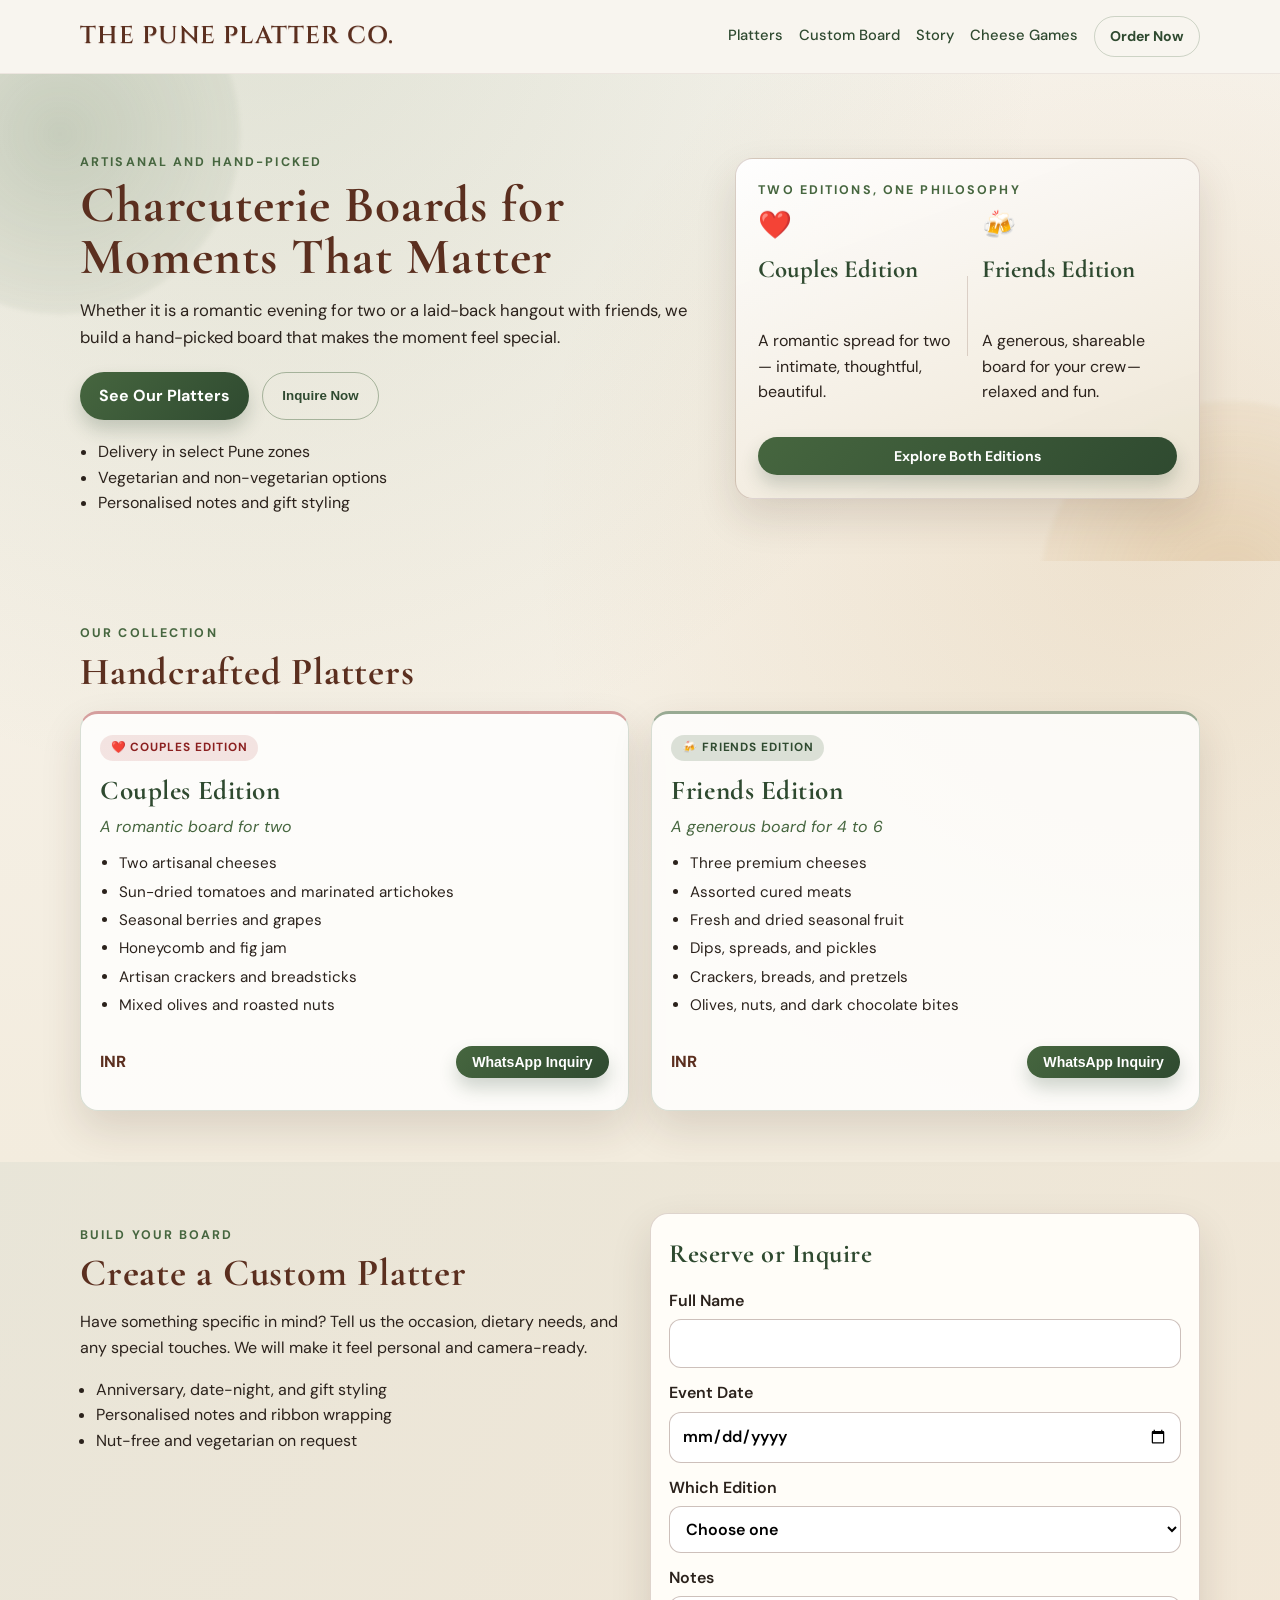
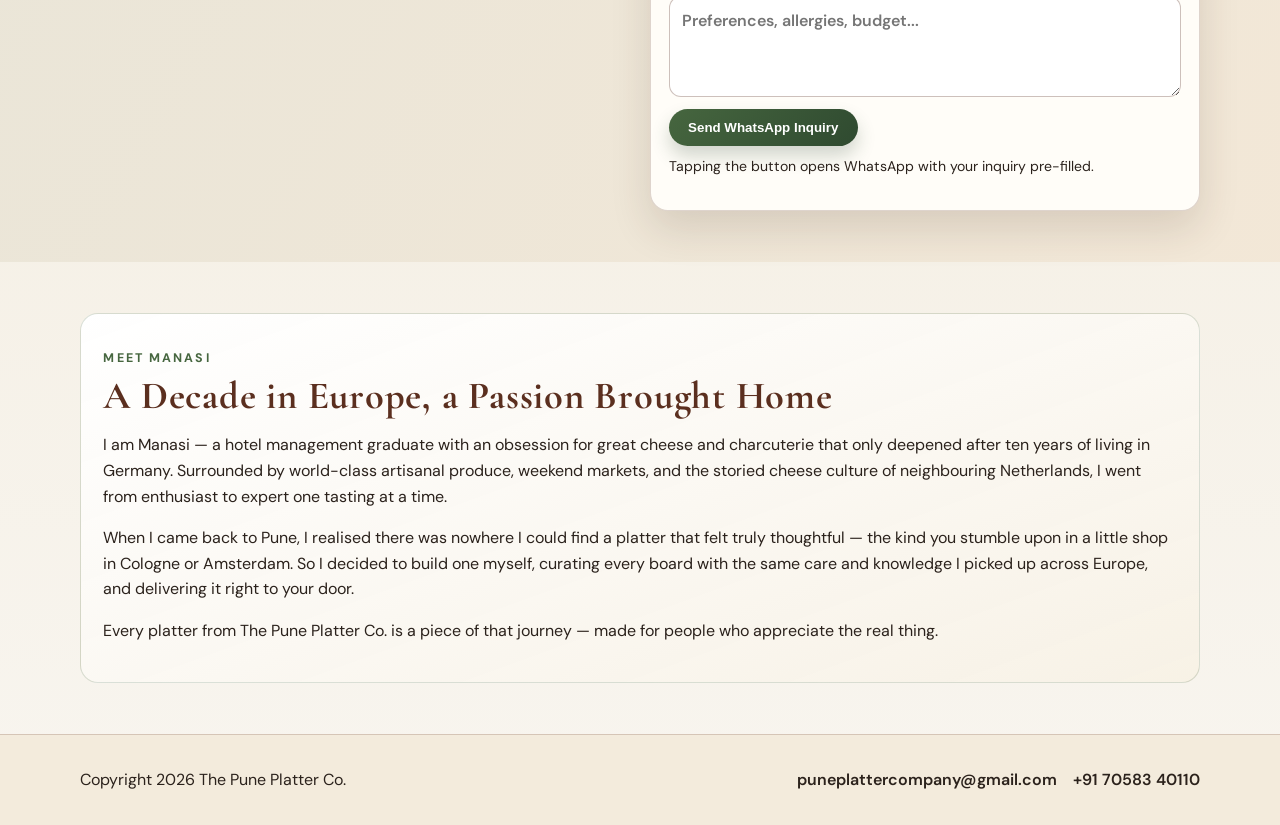
<file: index.html>
<!doctype html>
<html lang="en">
<head>
  <meta charset="utf-8" />
  <meta name="viewport" content="width=device-width, initial-scale=1" />
  <title>The Pune Platter Co. | Artisanal Charcuterie Platters</title>
  <meta
    name="description"
    content="Hand-picked artisanal charcuterie platters in Pune for gatherings, gifting, and celebrations."
  />
  <link rel="preconnect" href="https://fonts.googleapis.com" />
  <link rel="preconnect" href="https://fonts.gstatic.com" crossorigin />
  <link
    href="https://fonts.googleapis.com/css2?family=Cinzel:wght@600;700&family=Cormorant+Garamond:wght@500;600;700&family=DM+Sans:wght@400;500;600;700&display=swap"
    rel="stylesheet"
  />
  <link rel="stylesheet" href="styles.css" />
</head>
<body>
  <header class="site-header" id="top">
    <div class="container nav-wrap">
      <a href="#top" class="brand" aria-label="The Pune Platter Co. home">
        <span class="brand-wordmark">
          <strong>THE PUNE PLATTER CO.</strong>
        </span>
      </a>
      <nav class="nav-links" aria-label="Primary">
        <a href="#platters">Platters</a>
        <a href="#custom">Custom Board</a>
        <a href="#about">Story</a>
        <a href="games.html">Cheese Games</a>
        <a href="#order" class="btn btn-sm">Order Now</a>
      </nav>
    </div>
  </header>

  <main>
    <section class="hero">
      <div class="hero-bg-shape hero-bg-shape-left"></div>
      <div class="hero-bg-shape hero-bg-shape-right"></div>
      <div class="container hero-grid">
        <div class="hero-copy reveal">
          <p class="eyebrow">Artisanal and Hand-Picked</p>
          <h1>Charcuterie Boards for Moments That Matter</h1>
          <p class="lead">
            Whether it is a romantic evening for two or a laid-back hangout with friends, we build a hand-picked
            board that makes the moment feel special.
          </p>
          <div class="hero-actions">
            <a class="btn" href="#platters">See Our Platters</a>
            <button type="button" class="btn btn-outline inquire-general">Inquire Now</button>
          </div>
          <ul class="hero-notes" aria-label="Highlights">
            <li>Delivery in select Pune zones</li>
            <li>Vegetarian and non-vegetarian options</li>
            <li>Personalised notes and gift styling</li>
          </ul>
        </div>
        <div class="hero-card reveal-delay" aria-label="Two platter options at a glance">
          <p class="eyebrow" style="margin-top:0">Two Editions, One Philosophy</p>
          <div class="hero-editions">
            <div class="hero-edition">
              <span class="edition-icon" aria-hidden="true">&#10084;&#65039;</span>
              <p class="hero-card-title">Couples Edition</p>
              <p class="hero-card-text">A romantic spread for two — intimate, thoughtful, beautiful.</p>
            </div>
            <div class="hero-edition-divider"></div>
            <div class="hero-edition">
              <span class="edition-icon" aria-hidden="true">&#127867;</span>
              <p class="hero-card-title">Friends Edition</p>
              <p class="hero-card-text">A generous, shareable board for your crew&#8202;—&#8202;relaxed and fun.</p>
            </div>
          </div>
          <div class="hero-card-footer" style="margin-top:1rem">
            <a href="#platters" class="btn btn-sm" style="width:100%;text-align:center">Explore Both Editions</a>
          </div>
        </div>
      </div>
    </section>

    <section class="section" id="platters">
      <div class="container">
        <div class="section-head reveal">
          <p class="eyebrow">Our Collection</p>
          <h2>Handcrafted Platters</h2>
        </div>

        <div class="platter-grid platter-grid-2">

          <article class="platter-card platter-card-couples reveal" data-name="Couples Edition" data-price="1850">
            <p class="tag tag-romantic">&#10084;&#65039; Couples Edition</p>
            <h3>Couples Edition</h3>
            <p class="platter-subtitle">A romantic board for two</p>
            <ul class="platter-items">
              <li>Two artisanal cheeses</li>
              <li>Sun-dried tomatoes and marinated artichokes</li>
              <li>Seasonal berries and grapes</li>
              <li>Honeycomb and fig jam</li>
              <li>Artisan crackers and breadsticks</li>
              <li>Mixed olives and roasted nuts</li>
            </ul>
            <div class="card-foot">
              <p class="price">INR</p>
              <button type="button" class="btn btn-sm whatsapp-direct" data-edition="Couples Edition (for 2)">WhatsApp Inquiry</button>
            </div>
          </article>

          <article class="platter-card platter-card-friends reveal-delay" data-name="Friends Edition" data-price="3200">
            <p class="tag tag-friends">&#127867; Friends Edition</p>
            <h3>Friends Edition</h3>
            <p class="platter-subtitle">A generous board for 4 to 6</p>
            <ul class="platter-items">
              <li>Three premium cheeses</li>
              <li>Assorted cured meats</li>
              <li>Fresh and dried seasonal fruit</li>
              <li>Dips, spreads, and pickles</li>
              <li>Crackers, breads, and pretzels</li>
              <li>Olives, nuts, and dark chocolate bites</li>
            </ul>
            <div class="card-foot">
              <p class="price">INR</p>
              <button type="button" class="btn btn-sm whatsapp-direct" data-edition="Friends Edition (for 4 to 6)">WhatsApp Inquiry</button>
            </div>
          </article>

        </div>
      </div>
    </section>

    <section class="section accent" id="custom">
      <div class="container custom-grid">
        <div class="custom-copy reveal">
          <p class="eyebrow">Build Your Board</p>
          <h2>Create a Custom Platter</h2>
          <p>
            Have something specific in mind? Tell us the occasion, dietary needs, and any special touches. We will
            make it feel personal and camera-ready.
          </p>
          <ul>
            <li>Anniversary, date-night, and gift styling</li>
            <li>Personalised notes and ribbon wrapping</li>
            <li>Nut-free and vegetarian on request</li>
          </ul>
        </div>

        <form class="order-form reveal-delay" id="order" aria-label="Inquiry form">
          <h3>Reserve or Inquire</h3>
          <label>
            Full Name
            <input type="text" name="name" required />
          </label>
          <label>
            Event Date
            <input type="date" name="date" required />
          </label>
          <label>
            Which Edition
            <select name="size" required>
              <option value="">Choose one</option>
              <option>Couples Edition (for 2)</option>
              <option>Friends Edition (for 4 to 6)</option>
              <option>Both Editions</option>
              <option>Custom Board</option>
            </select>
          </label>
          <label>
            Notes
            <textarea name="notes" rows="3" placeholder="Preferences, allergies, budget..."></textarea>
          </label>

          <button class="btn" type="submit">Send WhatsApp Inquiry</button>
          <p class="form-note">Tapping the button opens WhatsApp with your inquiry pre-filled.</p>
        </form>
      </div>
    </section>

    <section class="section" id="about">
      <div class="container about-card reveal">
        <p class="eyebrow">Meet Manasi</p>
        <h2>A Decade in Europe, a Passion Brought Home</h2>
        <p>
          I am Manasi — a hotel management graduate with an obsession for great cheese and charcuterie that only deepened
          after ten years of living in Germany. Surrounded by world-class artisanal produce, weekend markets, and the
          storied cheese culture of neighbouring Netherlands, I went from enthusiast to expert one tasting at a time.
        </p>
        <p>
          When I came back to Pune, I realised there was nowhere I could find a platter that felt truly thoughtful —
          the kind you stumble upon in a little shop in Cologne or Amsterdam. So I decided to build one myself, curating
          every board with the same care and knowledge I picked up across Europe, and delivering it right to your door.
        </p>
        <p>
          Every platter from The Pune Platter Co. is a piece of that journey — made for people who appreciate the
          real thing.
        </p>
      </div>
    </section>
  </main>

  <footer class="site-footer">
    <div class="container footer-grid">
      <p>Copyright 2026 The Pune Platter Co.</p>
      <div class="footer-links">
        <a href="mailto:puneplattercompany@gmail.com">puneplattercompany@gmail.com</a>
        <a href="tel:+917058340110">+91 70583 40110</a>
      </div>
    </div>
  </footer>

  <script src="script.js"></script>
</body>
</html>
</file>
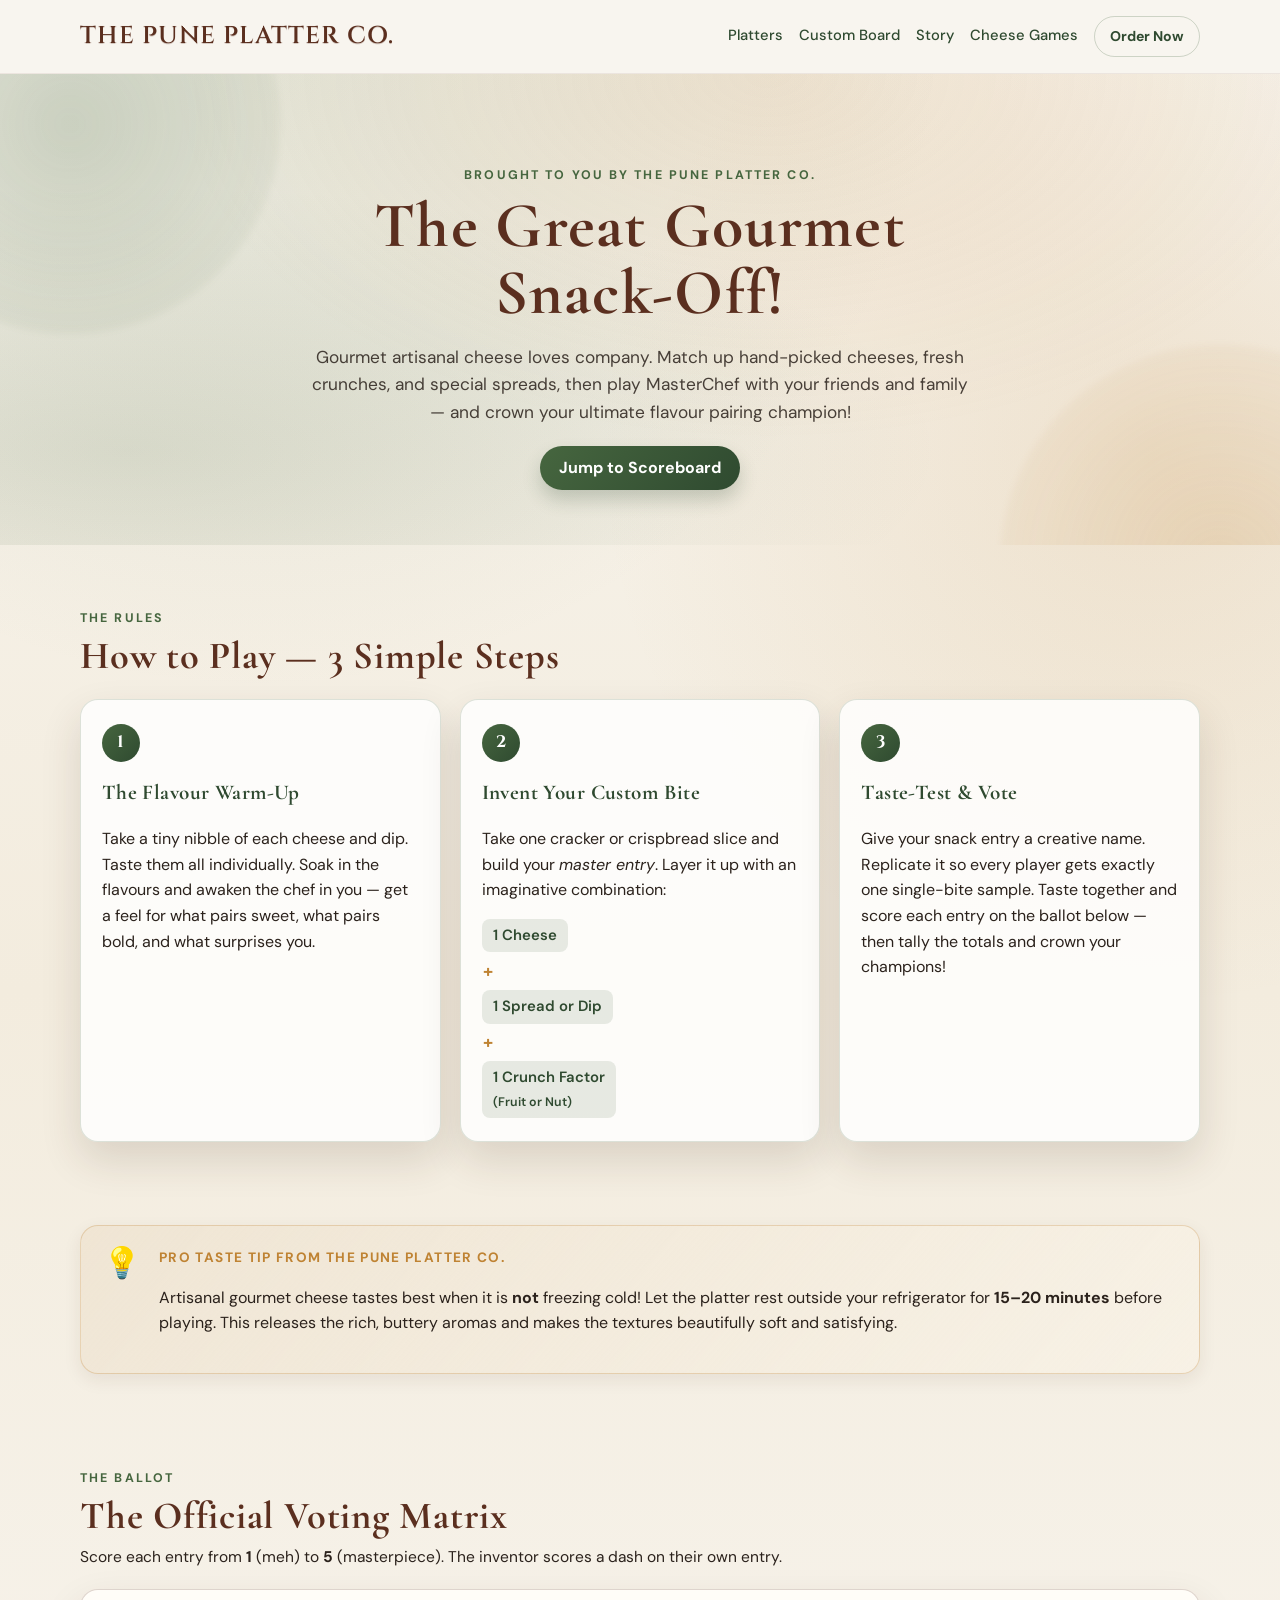
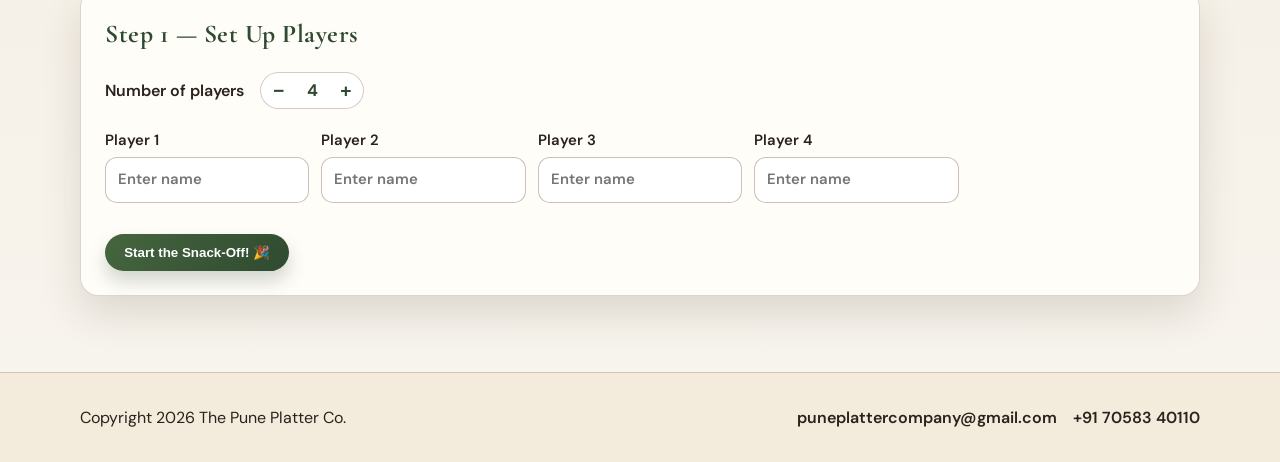
<file: game.html>
<!doctype html>
<html lang="en">
<head>
  <meta charset="utf-8" />
  <meta name="viewport" content="width=device-width, initial-scale=1" />
  <title>The Great Gourmet Snack-Off! | The Pune Platter Co.</title>
  <meta
    name="description"
    content="Play The Great Gourmet Snack-Off! — a cheese tasting and artisanal pairing game by The Pune Platter Co. Score your creations and crown the champion."
  />
  <link rel="preconnect" href="https://fonts.googleapis.com" />
  <link rel="preconnect" href="https://fonts.gstatic.com" crossorigin />
  <link
    href="https://fonts.googleapis.com/css2?family=Cinzel:wght@600;700&family=Cormorant+Garamond:wght@500;600;700&family=DM+Sans:wght@400;500;600;700&display=swap"
    rel="stylesheet"
  />
  <link rel="stylesheet" href="styles.css" />
  <link rel="stylesheet" href="game.css" />
</head>
<body>
  <header class="site-header" id="top">
    <div class="container nav-wrap">
      <a href="index.html" class="brand" aria-label="The Pune Platter Co. home">
        <span class="brand-wordmark">
          <strong>THE PUNE PLATTER CO.</strong>
        </span>
      </a>
      <nav class="nav-links" aria-label="Primary">
        <a href="index.html#platters">Platters</a>
        <a href="index.html#custom">Custom Board</a>
        <a href="index.html#about">Story</a>
        <a href="games.html">Cheese Games</a>
        <a href="index.html#order" class="btn btn-sm">Order Now</a>
      </nav>
    </div>
  </header>

  <main>

    <!-- ── Hero ── -->
    <section class="game-hero">
      <div class="game-hero-bg-left"></div>
      <div class="game-hero-bg-right"></div>
      <div class="container game-hero-inner">
        <p class="eyebrow">Brought to you by The Pune Platter Co.</p>
        <h1 class="game-title">The Great Gourmet<br>Snack&#8209;Off!</h1>
        <p class="game-subtitle">
          Gourmet artisanal cheese loves company. Match up hand-picked cheeses, fresh crunches,
          and special spreads, then play MasterChef with your friends and family — and crown your
          ultimate flavour pairing champion!
        </p>
        <a href="#scoreboard" class="btn game-cta">Jump to Scoreboard</a>
      </div>
    </section>

    <!-- ── How to Play ── -->
    <section class="section" id="how-to-play">
      <div class="container">
        <div class="section-head reveal">
          <p class="eyebrow">The Rules</p>
          <h2>How to Play — 3 Simple Steps</h2>
        </div>
        <div class="steps-grid reveal">

          <div class="step-card">
            <div class="step-number" aria-hidden="true">1</div>
            <h3 class="step-title">The Flavour Warm&#8209;Up</h3>
            <p>
              Take a tiny nibble of each cheese and dip. Taste them all individually.
              Soak in the flavours and awaken the chef in you — get a feel for what
              pairs sweet, what pairs bold, and what surprises you.
            </p>
          </div>

          <div class="step-card">
            <div class="step-number" aria-hidden="true">2</div>
            <h3 class="step-title">Invent Your Custom Bite</h3>
            <p>
              Take one cracker or crispbread slice and build your <em>master entry</em>.
              Layer it up with an imaginative combination:
            </p>
            <ul class="step-combo-list">
              <li><span class="combo-tag">1 Cheese</span></li>
              <li><span class="combo-plus">+</span></li>
              <li><span class="combo-tag">1 Spread or Dip</span></li>
              <li><span class="combo-plus">+</span></li>
              <li><span class="combo-tag">1 Crunch Factor<br><small>(Fruit or Nut)</small></span></li>
            </ul>
          </div>

          <div class="step-card">
            <div class="step-number" aria-hidden="true">3</div>
            <h3 class="step-title">Taste&#8209;Test &amp; Vote</h3>
            <p>
              Give your snack entry a creative name. Replicate it so every player gets
              exactly one single-bite sample. Taste together and score each entry on
              the ballot below — then tally the totals and crown your champions!
            </p>
          </div>

        </div>
      </div>
    </section>

    <!-- ── Pro Tip ── -->
    <section class="section pro-tip-section">
      <div class="container">
        <div class="pro-tip-card reveal">
          <span class="pro-tip-icon" aria-hidden="true">💡</span>
          <div>
            <p class="pro-tip-label">Pro Taste Tip from The Pune Platter Co.</p>
            <p>
              Artisanal gourmet cheese tastes best when it is <strong>not</strong> freezing cold!
              Let the platter rest outside your refrigerator for <strong>15–20 minutes</strong>
              before playing. This releases the rich, buttery aromas and makes the textures
              beautifully soft and satisfying.
            </p>
          </div>
        </div>
      </div>
    </section>

    <!-- ── Scoreboard ── -->
    <section class="section" id="scoreboard">
      <div class="container">
        <div class="section-head reveal">
          <p class="eyebrow">The Ballot</p>
          <h2>The Official Voting Matrix</h2>
          <p class="scoring-note">Score each entry from <strong>1</strong> (meh) to <strong>5</strong> (masterpiece). The inventor scores a dash on their own entry.</p>
        </div>

        <!-- Step 1: Player Setup -->
        <div class="game-card reveal" id="setupSection">
          <h3 class="game-card-title">Step 1 — Set Up Players</h3>
          <div class="setup-row">
            <label class="setup-count-label">
              Number of players
              <div class="count-control">
                <button type="button" class="count-btn" id="decreaseCount" aria-label="Decrease player count">−</button>
                <span id="playerCountDisplay" class="count-display">4</span>
                <button type="button" class="count-btn" id="increaseCount" aria-label="Increase player count">+</button>
              </div>
            </label>
          </div>
          <div class="player-names-grid" id="playerNameInputs">
            <!-- Filled by JS -->
          </div>
          <button type="button" class="btn" id="startGameBtn">Start the Snack&#8209;Off! 🎉</button>
        </div>

        <!-- Step 2: Voting Matrix (hidden until game starts) -->
        <div id="matrixSection" class="hidden">
          <div class="matrix-player-strip" id="playerStrip">
            <!-- Player name tags rendered by JS -->
          </div>

          <div class="matrix-scroll-wrap">
            <table class="score-table" id="scoreTable" aria-label="Voting Matrix">
              <thead>
                <tr id="matrixHeader">
                  <!-- Built by JS -->
                </tr>
              </thead>
              <tbody id="matrixBody">
                <!-- Rows added by JS -->
              </tbody>
            </table>
          </div>

          <div class="matrix-actions">
            <button type="button" class="btn btn-outline" id="addEntryBtn">+ Add Entry</button>
            <button type="button" class="btn" id="calcAwardsBtn">🏆 Reveal Awards</button>
          </div>
        </div>

      </div>
    </section>

    <!-- ── Awards Ceremony ── -->
    <section class="section accent hidden" id="awardsSection">
      <div class="container">
        <div class="section-head">
          <p class="eyebrow">And the winners are…</p>
          <h2>The Awards Ceremony</h2>
        </div>
        <div class="awards-grid" id="awardsGrid">

          <div class="award-card award-grand">
            <div class="award-icon" aria-hidden="true">🏆</div>
            <h3 class="award-title">Grand MasterChef</h3>
            <p class="award-desc">The absolute highest score on the board — the supreme monarch of cheese pairings!</p>
            <p class="award-winner" id="awardGrandMasterChef">—</p>
          </div>

          <div class="award-card award-chatpata">
            <div class="award-icon" aria-hidden="true">🌶️</div>
            <h3 class="award-title">The Chatpata Champion</h3>
            <p class="award-desc">Best savory, herby, or tangy combination using the pestos.</p>
            <div class="award-pick-wrap">
              <select class="award-pick-select" id="chatpataPick" aria-label="Select Chatpata Champion">
                <option value="">Players choose…</option>
              </select>
            </div>
          </div>

          <div class="award-card award-shahi">
            <div class="award-icon" aria-hidden="true">🍯</div>
            <h3 class="award-title">The Shahi Sweet Tooth</h3>
            <p class="award-desc">Most delicious dessert-like pairing using honey or fig spread.</p>
            <div class="award-pick-wrap">
              <select class="award-pick-select" id="shahiPick" aria-label="Select Shahi Sweet Tooth">
                <option value="">Players choose…</option>
              </select>
            </div>
          </div>

          <div class="award-card award-disaster">
            <div class="award-icon" aria-hidden="true">🤪</div>
            <h3 class="award-title">The Kitchen Disaster</h3>
            <p class="award-desc">A hilarious consolation crown for the experimental blend that tasted completely chaotic!</p>
            <p class="award-winner" id="awardKitchenDisaster">—</p>
          </div>

        </div>
        <div class="awards-reset-row">
          <button type="button" class="btn btn-outline" id="resetGameBtn">↺ Play Again</button>
        </div>
      </div>
    </section>

  </main>

  <footer class="site-footer">
    <div class="container footer-grid">
      <p>Copyright 2026 The Pune Platter Co.</p>
      <div class="footer-links">
        <a href="mailto:puneplattercompany@gmail.com">puneplattercompany@gmail.com</a>
        <a href="tel:+917058340110">+91 70583 40110</a>
      </div>
    </div>
  </footer>

  <script src="game.js"></script>
</body>
</html>
</file>
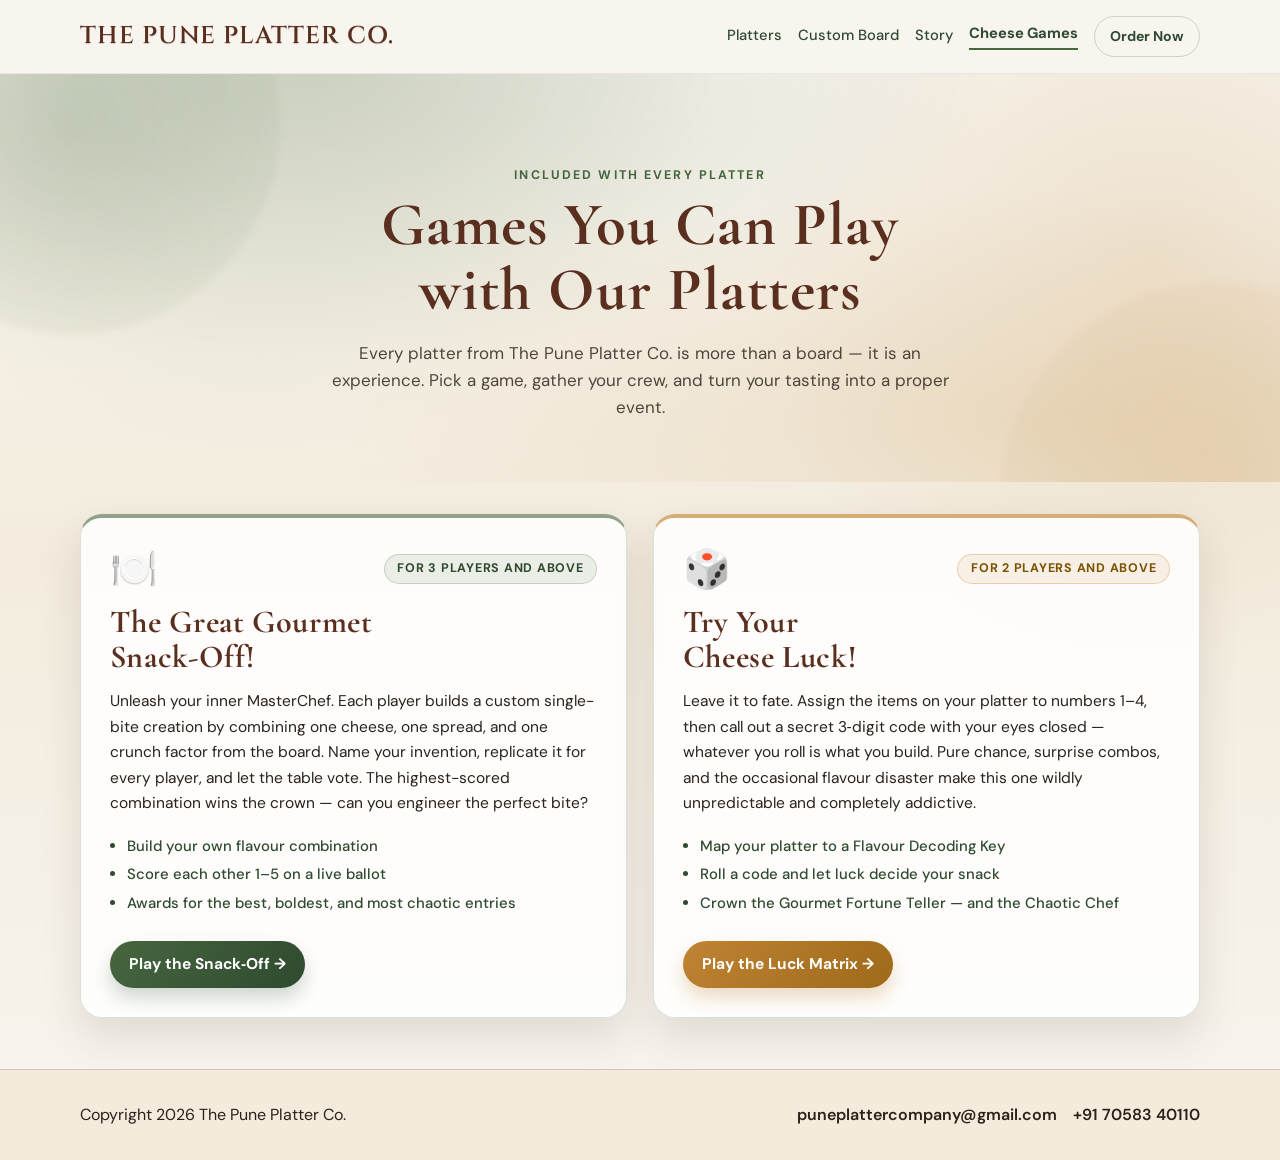
<file: games.html>
<!doctype html>
<html lang="en">
<head>
  <meta charset="utf-8" />
  <meta name="viewport" content="width=device-width, initial-scale=1" />
  <title>Cheese Games | The Pune Platter Co.</title>
  <meta
    name="description"
    content="Games you can play with our platters — The Great Gourmet Snack-Off and Try Your Cheese Luck, by The Pune Platter Co."
  />
  <link rel="preconnect" href="https://fonts.googleapis.com" />
  <link rel="preconnect" href="https://fonts.gstatic.com" crossorigin />
  <link
    href="https://fonts.googleapis.com/css2?family=Cinzel:wght@600;700&family=Cormorant+Garamond:wght@500;600;700&family=DM+Sans:wght@400;500;600;700&display=swap"
    rel="stylesheet"
  />
  <link rel="stylesheet" href="styles.css" />
  <link rel="stylesheet" href="games-hub.css" />
</head>
<body>
  <header class="site-header" id="top">
    <div class="container nav-wrap">
      <a href="index.html" class="brand" aria-label="The Pune Platter Co. home">
        <span class="brand-wordmark">
          <strong>THE PUNE PLATTER CO.</strong>
        </span>
      </a>
      <nav class="nav-links" aria-label="Primary">
        <a href="index.html#platters">Platters</a>
        <a href="index.html#custom">Custom Board</a>
        <a href="index.html#about">Story</a>
        <a href="games.html" class="nav-active">Cheese Games</a>
        <a href="index.html#order" class="btn btn-sm">Order Now</a>
      </nav>
    </div>
  </header>

  <main>
    <section class="games-hub-hero">
      <div class="games-hub-bg-left" aria-hidden="true"></div>
      <div class="games-hub-bg-right" aria-hidden="true"></div>
      <div class="container games-hub-hero-inner">
        <p class="eyebrow">Included with every platter</p>
        <h1 class="games-hub-title">Games You Can Play<br>with Our Platters</h1>
        <p class="games-hub-subtitle">
          Every platter from The Pune Platter Co. is more than a board — it is an experience.
          Pick a game, gather your crew, and turn your tasting into a proper event.
        </p>
      </div>
    </section>

    <section class="section games-hub-cards-section">
      <div class="container">
        <div class="games-hub-grid">

          <!-- ── Snack-Off ── -->
          <article class="game-hub-card game-hub-card-snackoff reveal">
            <div class="game-hub-card-header">
              <span class="game-hub-icon" aria-hidden="true">🍽️</span>
              <span class="game-hub-badge">For 3 players and above</span>
            </div>
            <h2 class="game-hub-name">The Great Gourmet<br>Snack&#8209;Off!</h2>
            <p class="game-hub-intro">
              Unleash your inner MasterChef. Each player builds a custom single-bite creation
              by combining one cheese, one spread, and one crunch factor from the board.
              Name your invention, replicate it for every player, and let the table vote.
              The highest-scored combination wins the crown — can you engineer the perfect bite?
            </p>
            <ul class="game-hub-highlights">
              <li>Build your own flavour combination</li>
              <li>Score each other 1–5 on a live ballot</li>
              <li>Awards for the best, boldest, and most chaotic entries</li>
            </ul>
            <a href="game.html" class="btn game-hub-btn">Play the Snack&#8209;Off &rarr;</a>
          </article>

          <!-- ── Luck Matrix ── -->
          <article class="game-hub-card game-hub-card-luck reveal-delay">
            <div class="game-hub-card-header">
              <span class="game-hub-icon" aria-hidden="true">🎲</span>
              <span class="game-hub-badge">For 2 players and above</span>
            </div>
            <h2 class="game-hub-name">Try Your<br>Cheese Luck!</h2>
            <p class="game-hub-intro">
              Leave it to fate. Assign the items on your platter to numbers 1–4, then call
              out a secret 3&#8209;digit code with your eyes closed — whatever you roll is
              what you build. Pure chance, surprise combos, and the occasional flavour disaster
              make this one wildly unpredictable and completely addictive.
            </p>
            <ul class="game-hub-highlights">
              <li>Map your platter to a Flavour Decoding Key</li>
              <li>Roll a code and let luck decide your snack</li>
              <li>Crown the Gourmet Fortune Teller — and the Chaotic Chef</li>
            </ul>
            <a href="luck-matrix.html" class="btn game-hub-btn">Play the Luck Matrix &rarr;</a>
          </article>

        </div>
      </div>
    </section>
  </main>

  <footer class="site-footer">
    <div class="container footer-grid">
      <p>Copyright 2026 The Pune Platter Co.</p>
      <div class="footer-links">
        <a href="mailto:puneplattercompany@gmail.com">puneplattercompany@gmail.com</a>
        <a href="tel:+917058340110">+91 70583 40110</a>
      </div>
    </div>
  </footer>
</body>
</html>
</file>
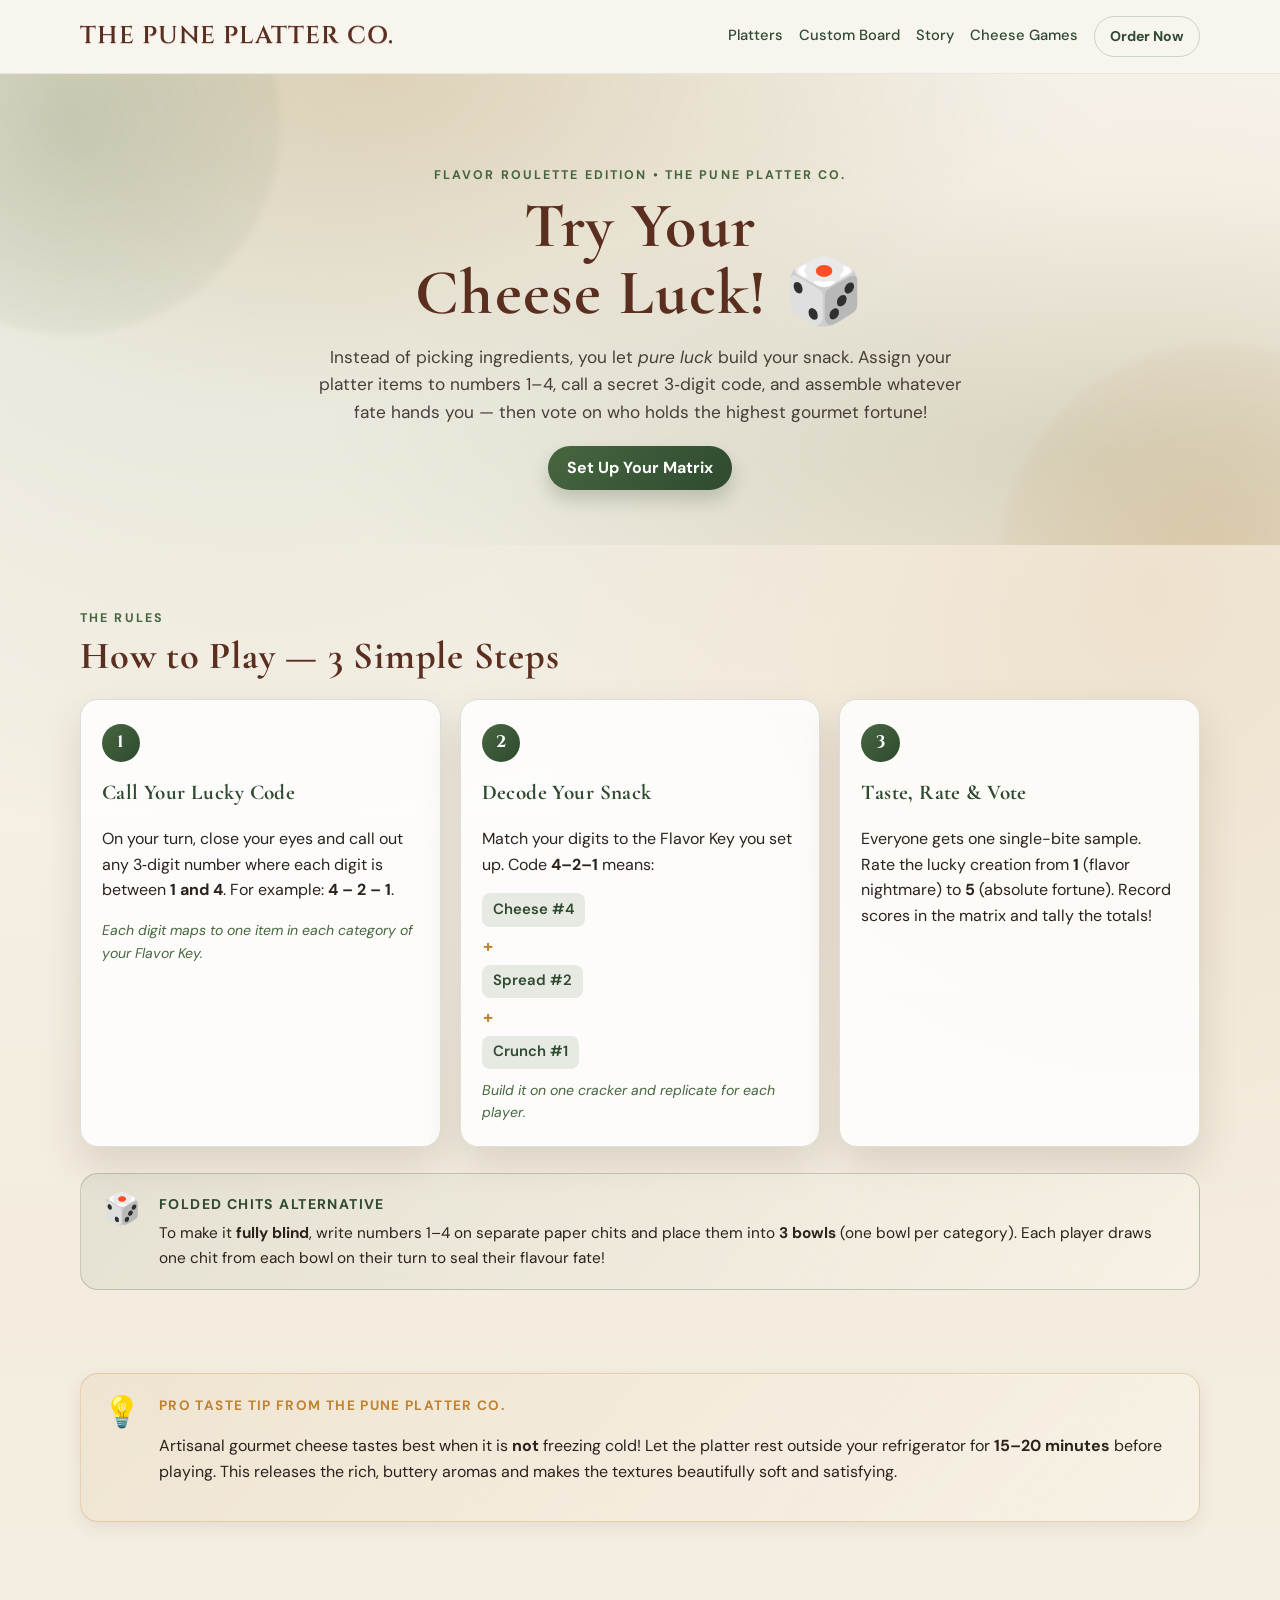
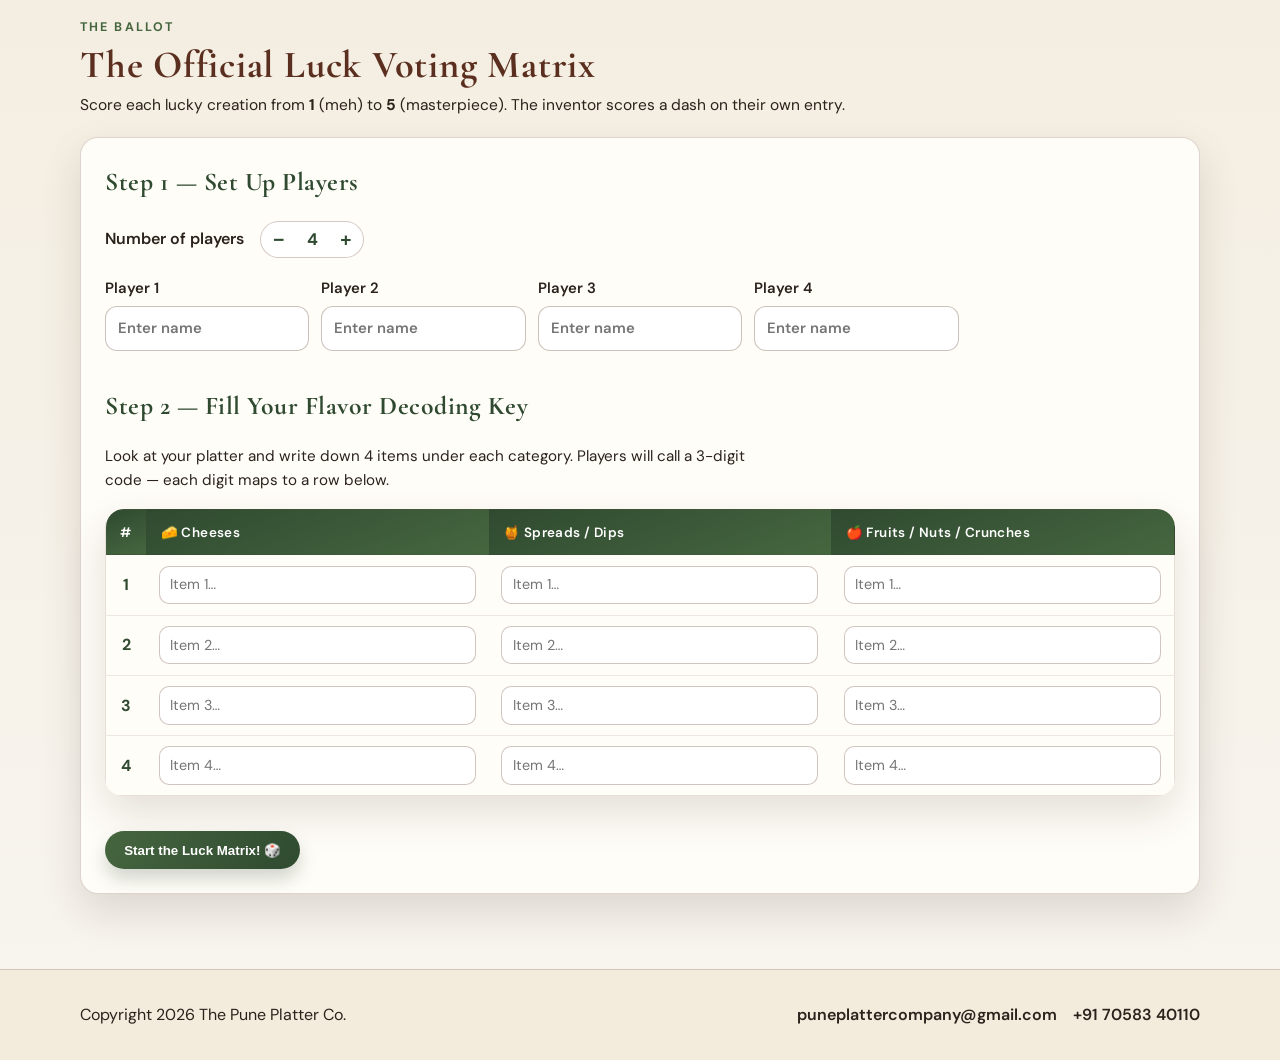
<file: luck-matrix.html>
<!doctype html>
<html lang="en">
<head>
  <meta charset="utf-8" />
  <meta name="viewport" content="width=device-width, initial-scale=1" />
  <title>Try Your Cheese Luck! | The Pune Platter Co.</title>
  <meta
    name="description"
    content="Play the Luck Matrix — a cheese flavor roulette game by The Pune Platter Co. Roll a 3-digit code and let pure luck build your snack!"
  />
  <link rel="preconnect" href="https://fonts.googleapis.com" />
  <link rel="preconnect" href="https://fonts.gstatic.com" crossorigin />
  <link
    href="https://fonts.googleapis.com/css2?family=Cinzel:wght@600;700&family=Cormorant+Garamond:wght@500;600;700&family=DM+Sans:wght@400;500;600;700&display=swap"
    rel="stylesheet"
  />
  <link rel="stylesheet" href="styles.css" />
  <link rel="stylesheet" href="game.css" />
</head>
<body>
  <header class="site-header" id="top">
    <div class="container nav-wrap">
      <a href="index.html" class="brand" aria-label="The Pune Platter Co. home">
        <span class="brand-wordmark">
          <strong>THE PUNE PLATTER CO.</strong>
        </span>
      </a>
      <nav class="nav-links" aria-label="Primary">
        <a href="index.html#platters">Platters</a>
        <a href="index.html#custom">Custom Board</a>
        <a href="index.html#about">Story</a>
        <a href="games.html">Cheese Games</a>
        <a href="index.html#order" class="btn btn-sm">Order Now</a>
      </nav>
    </div>
  </header>

  <main>

    <!-- ── Hero ── -->
    <section class="game-hero lm-hero">
      <div class="game-hero-bg-left"></div>
      <div class="game-hero-bg-right"></div>
      <div class="container game-hero-inner">
        <p class="eyebrow">Flavor Roulette Edition &bull; The Pune Platter Co.</p>
        <h1 class="game-title">Try Your<br>Cheese Luck! 🎲</h1>
        <p class="game-subtitle">
          Instead of picking ingredients, you let <em>pure luck</em> build your snack.
          Assign your platter items to numbers 1&ndash;4, call a secret 3&#8209;digit code,
          and assemble whatever fate hands you — then vote on who holds the highest gourmet fortune!
        </p>
        <a href="#scoreboard" class="btn game-cta">Set Up Your Matrix</a>
      </div>
    </section>

    <!-- ── How to Play ── -->
    <section class="section" id="how-to-play">
      <div class="container">
        <div class="section-head reveal">
          <p class="eyebrow">The Rules</p>
          <h2>How to Play — 3 Simple Steps</h2>
        </div>
        <div class="steps-grid reveal">

          <div class="step-card">
            <div class="step-number" aria-hidden="true">1</div>
            <h3 class="step-title">Call Your Lucky Code</h3>
            <p>
              On your turn, close your eyes and call out any 3&#8209;digit number where
              each digit is between <strong>1 and 4</strong>. For example:
              <strong>4 &ndash; 2 &ndash; 1</strong>.
            </p>
            <p class="step-note">Each digit maps to one item in each category of your Flavor Key.</p>
          </div>

          <div class="step-card">
            <div class="step-number" aria-hidden="true">2</div>
            <h3 class="step-title">Decode Your Snack</h3>
            <p>
              Match your digits to the Flavor Key you set up. Code <strong>4&ndash;2&ndash;1</strong> means:
            </p>
            <ul class="step-combo-list">
              <li><span class="combo-tag">Cheese #4</span></li>
              <li><span class="combo-plus">+</span></li>
              <li><span class="combo-tag">Spread #2</span></li>
              <li><span class="combo-plus">+</span></li>
              <li><span class="combo-tag">Crunch #1</span></li>
            </ul>
            <p class="step-note" style="margin-top:0.6rem">Build it on one cracker and replicate for each player.</p>
          </div>

          <div class="step-card">
            <div class="step-number" aria-hidden="true">3</div>
            <h3 class="step-title">Taste, Rate &amp; Vote</h3>
            <p>
              Everyone gets one single-bite sample. Rate the lucky creation from
              <strong>1</strong> (flavor nightmare) to <strong>5</strong> (absolute fortune).
              Record scores in the matrix and tally the totals!
            </p>
          </div>

        </div>

        <!-- Folded Chits Alternative -->
        <div class="chits-alt reveal">
          <div class="chits-alt-inner">
            <span class="chits-icon" aria-hidden="true">🎲</span>
            <div>
              <p class="chits-title">Folded Chits Alternative</p>
              <p class="chits-body">
                To make it <strong>fully blind</strong>, write numbers 1&ndash;4 on separate paper chits
                and place them into <strong>3 bowls</strong> (one bowl per category).
                Each player draws one chit from each bowl on their turn to seal their flavour fate!
              </p>
            </div>
          </div>
        </div>
      </div>
    </section>

    <!-- ── Pro Tip ── -->
    <section class="section pro-tip-section">
      <div class="container">
        <div class="pro-tip-card reveal">
          <span class="pro-tip-icon" aria-hidden="true">💡</span>
          <div>
            <p class="pro-tip-label">Pro Taste Tip from The Pune Platter Co.</p>
            <p>
              Artisanal gourmet cheese tastes best when it is <strong>not</strong> freezing cold!
              Let the platter rest outside your refrigerator for <strong>15–20 minutes</strong>
              before playing. This releases the rich, buttery aromas and makes the textures
              beautifully soft and satisfying.
            </p>
          </div>
        </div>
      </div>
    </section>

    <!-- ── Scoreboard ── -->
    <section class="section" id="scoreboard">
      <div class="container">
        <div class="section-head reveal">
          <p class="eyebrow">The Ballot</p>
          <h2>The Official Luck Voting Matrix</h2>
          <p class="scoring-note">Score each lucky creation from <strong>1</strong> (meh) to <strong>5</strong> (masterpiece). The inventor scores a dash on their own entry.</p>
        </div>

        <!-- Step 1: Player Setup + Flavor Key -->
        <div class="game-card reveal" id="setupSection">
          <h3 class="game-card-title">Step 1 — Set Up Players</h3>
          <div class="setup-row">
            <label class="setup-count-label">
              Number of players
              <div class="count-control">
                <button type="button" class="count-btn" id="decreaseCount" aria-label="Decrease player count">−</button>
                <span id="playerCountDisplay" class="count-display">4</span>
                <button type="button" class="count-btn" id="increaseCount" aria-label="Increase player count">+</button>
              </div>
            </label>
          </div>
          <div class="player-names-grid" id="playerNameInputs">
            <!-- Filled by JS -->
          </div>

          <h3 class="game-card-title" style="margin-top:1.4rem">Step 2 — Fill Your Flavor Decoding Key</h3>
          <p class="key-instruction">Look at your platter and write down 4 items under each category. Players will call a 3-digit code — each digit maps to a row below.</p>

          <div class="flavor-key-wrap">
            <div class="matrix-scroll-wrap">
              <table class="score-table flavor-key-table" aria-label="Flavor Decoding Key">
                <thead>
                  <tr>
                    <th class="key-num-col">#</th>
                    <th>🧀 Cheeses</th>
                    <th>🍯 Spreads / Dips</th>
                    <th>🍎 Fruits / Nuts / Crunches</th>
                  </tr>
                </thead>
                <tbody id="flavorKeyBody">
                  <!-- Filled by JS -->
                </tbody>
              </table>
            </div>
          </div>

          <button type="button" class="btn" id="startGameBtn" style="margin-top:1.2rem">Start the Luck Matrix! 🎲</button>
        </div>

        <!-- Step 3: Voting Matrix (hidden until game starts) -->
        <div id="matrixSection" class="hidden">
          <div class="matrix-player-strip" id="playerStrip">
            <!-- Player chips -->
          </div>

          <div class="matrix-scroll-wrap">
            <table class="score-table" id="scoreTable" aria-label="Luck Voting Matrix">
              <thead>
                <tr id="matrixHeader"></tr>
              </thead>
              <tbody id="matrixBody"></tbody>
            </table>
          </div>

          <div class="matrix-actions">
            <button type="button" class="btn btn-outline" id="addEntryBtn">+ Add Entry</button>
            <button type="button" class="btn" id="calcAwardsBtn">👑 Reveal Awards</button>
          </div>
        </div>

      </div>
    </section>

    <!-- ── Awards Ceremony ── -->
    <section class="section accent hidden" id="awardsSection">
      <div class="container">
        <div class="section-head">
          <p class="eyebrow">The Fates have spoken…</p>
          <h2>The Luck Awards</h2>
        </div>
        <div class="awards-grid lm-awards" id="awardsGrid">

          <div class="award-card award-grand">
            <div class="award-icon" aria-hidden="true">👑</div>
            <h3 class="award-title">The Gourmet Fortune Teller</h3>
            <p class="award-desc">The highest-scored lucky code combination at the table — fate clearly favours this one!</p>
            <p class="award-winner" id="awardFortuneTeller">—</p>
          </div>

          <div class="award-card award-chatpata">
            <div class="award-icon" aria-hidden="true">🌶️</div>
            <h3 class="award-title">The Lucky Chatpata Alchemist</h3>
            <p class="award-desc">Best savory combo — whose lucky code rolled the tastiest pesto pairing?</p>
            <div class="award-pick-wrap">
              <select class="award-pick-select" id="chatpataPick" aria-label="Select Lucky Chatpata Alchemist">
                <option value="">Players decide…</option>
              </select>
            </div>
          </div>

          <div class="award-card award-disaster">
            <div class="award-icon" aria-hidden="true">🤪</div>
            <h3 class="award-title">The Chaotic Chef</h3>
            <p class="award-desc">The lowest-scored lucky entry — luck was decidedly not on their side today!</p>
            <p class="award-winner" id="awardChaoticChef">—</p>
          </div>

        </div>
        <div class="awards-reset-row">
          <button type="button" class="btn btn-outline" id="resetGameBtn">↺ Play Again</button>
        </div>
      </div>
    </section>

  </main>

  <footer class="site-footer">
    <div class="container footer-grid">
      <p>Copyright 2026 The Pune Platter Co.</p>
      <div class="footer-links">
        <a href="mailto:puneplattercompany@gmail.com">puneplattercompany@gmail.com</a>
        <a href="tel:+917058340110">+91 70583 40110</a>
      </div>
    </div>
  </footer>

  <script src="luck-matrix.js"></script>
</body>
</html>
</file>
<file: styles.css>
:root {
  --forest: #46663f;
  --forest-dark: #2f4a30;
  --sage: #7a9167;
  --cream: #f7f1e5;
  --linen: #ece4d3;
  --brown: #5b2f1f;
  --amber: #bf8333;
  --ink: #2b221c;
  --max: 1120px;
  --radius: 18px;
  --shadow-soft: 0 18px 40px rgba(61, 44, 29, 0.14);
}

* {
  box-sizing: border-box;
}

html,
body {
  margin: 0;
  padding: 0;
}

body {
  font-family: "DM Sans", "Segoe UI", sans-serif;
  color: var(--ink);
  background:
    radial-gradient(circle at 20% 0%, rgba(122, 145, 103, 0.18), transparent 30%),
    radial-gradient(circle at 90% 22%, rgba(191, 131, 51, 0.14), transparent 28%),
    linear-gradient(180deg, #f8f5ef 0%, #f3ecde 48%, #f8f5ef 100%);
  line-height: 1.6;
}

h1,
h2,
h3,
.brand-fallback {
  font-family: "Cormorant Garamond", Georgia, serif;
  letter-spacing: 0.02em;
  margin: 0;
}

a {
  color: inherit;
  text-decoration: none;
}

.container {
  width: min(100% - 2rem, var(--max));
  margin-inline: auto;
}

.site-header {
  position: sticky;
  top: 0;
  z-index: 20;
  background: rgba(248, 245, 239, 0.98);
  border-bottom: 1px solid rgba(91, 47, 31, 0.08);
}

.nav-wrap {
  display: flex;
  align-items: center;
  justify-content: space-between;
  gap: 1rem;
  padding: 1rem 0;
}

.brand {
  display: flex;
  align-items: center;
  gap: 0;
}

.brand-wordmark {
  display: flex;
  align-items: center;
  line-height: 1;
}

.brand-wordmark strong {
  font-family: "Cinzel", "Cormorant Garamond", Georgia, serif;
  font-size: 1.52rem;
  font-weight: 600;
  letter-spacing: 0.038em;
  color: #5b2f1f;
  text-shadow: 0 0.5px 0 rgba(91, 47, 31, 0.22);
}

.nav-links {
  display: flex;
  align-items: center;
  gap: 1rem;
  font-weight: 500;
  font-size: 0.92rem;
}

.nav-links a:not(.btn) {
  color: var(--forest-dark);
}

.nav-links .btn {
  padding: 0.5rem 0.95rem;
  background: transparent;
  color: var(--forest-dark);
  border: 1px solid rgba(70, 102, 63, 0.24);
  box-shadow: none;
}

.nav-links .btn:hover {
  transform: none;
  box-shadow: none;
  background: rgba(70, 102, 63, 0.06);
}

.btn {
  border: none;
  border-radius: 999px;
  padding: 0.7rem 1.2rem;
  font-weight: 700;
  background: linear-gradient(130deg, var(--forest), var(--forest-dark));
  color: #fff;
  cursor: pointer;
  transition: transform 180ms ease, box-shadow 180ms ease;
  box-shadow: 0 10px 18px rgba(47, 74, 48, 0.22);
}

.btn:hover {
  transform: translateY(-2px);
  box-shadow: 0 13px 22px rgba(47, 74, 48, 0.3);
}

.btn:active {
  transform: translateY(0);
}

.btn-sm {
  padding: 0.5rem 1rem;
  font-size: 0.88rem;
}

.btn-outline {
  background: transparent;
  border: 1.8px solid rgba(70, 102, 63, 0.42);
  color: var(--forest-dark);
  box-shadow: none;
}

.hero {
  position: relative;
  overflow: hidden;
  padding: 4.2rem 0 2.8rem;
}

.hero-bg-shape {
  position: absolute;
  border-radius: 50%;
  filter: blur(2px);
}

.hero-bg-shape-left {
  width: 360px;
  height: 360px;
  background: radial-gradient(circle, rgba(70, 102, 63, 0.2), rgba(70, 102, 63, 0));
  top: -120px;
  left: -120px;
}

.hero-bg-shape-right {
  width: 380px;
  height: 380px;
  background: radial-gradient(circle, rgba(191, 131, 51, 0.2), rgba(191, 131, 51, 0));
  bottom: -220px;
  right: -140px;
}

.hero-grid {
  display: grid;
  grid-template-columns: 1.15fr 0.85fr;
  gap: 1.6rem;
  align-items: center;
}

.eyebrow {
  text-transform: uppercase;
  letter-spacing: 0.17em;
  font-size: 0.78rem;
  color: var(--forest);
  margin-bottom: 0.45rem;
  font-weight: 700;
}

h1 {
  font-size: clamp(2rem, 4vw, 3.6rem);
  line-height: 1;
  color: var(--brown);
}

h2 {
  font-size: clamp(1.7rem, 3vw, 2.6rem);
  line-height: 1.05;
  color: var(--brown);
}

.lead {
  max-width: 58ch;
  margin-top: 0.9rem;
  font-size: 1.04rem;
}

.hero-actions {
  display: flex;
  gap: 0.8rem;
  margin-top: 1.35rem;
  flex-wrap: wrap;
}

.hero-notes {
  margin: 1.2rem 0 0;
  padding-left: 1.1rem;
}

.hero-card {
  background: linear-gradient(160deg, rgba(255, 255, 255, 0.94), rgba(236, 228, 211, 0.95));
  border: 1px solid rgba(91, 47, 31, 0.2);
  border-radius: var(--radius);
  padding: 1.4rem;
  box-shadow: var(--shadow-soft);
}

.hero-editions {
  display: grid;
  grid-template-columns: 1fr auto 1fr;
  align-items: center;
  gap: 0.9rem;
  margin-top: 0.6rem;
}

.hero-edition {
  display: flex;
  flex-direction: column;
  gap: 0.25rem;
}

.edition-icon {
  font-size: 1.7rem;
  line-height: 1;
}

.hero-edition-divider {
  width: 1px;
  height: 80px;
  background: rgba(91, 47, 31, 0.18);
  align-self: center;
}

.hero-card-title {
  margin-top: 0.5rem;
  font-size: 1.55rem;
  color: var(--forest-dark);
  font-family: "Cormorant Garamond", Georgia, serif;
  font-weight: 700;
}

.hero-card-text {
  margin-top: 0.6rem;
}

.hero-card-footer {
  margin-top: 1rem;
  display: flex;
  justify-content: space-between;
  align-items: center;
}

.price {
  font-weight: 800;
  color: var(--brown);
}

.section {
  padding: 3.2rem 0;
}

.section-head {
  margin-bottom: 1.2rem;
}

.platter-grid {
  display: grid;
  grid-template-columns: repeat(3, 1fr);
  gap: 1rem;
}

.platter-grid-2 {
  grid-template-columns: repeat(2, 1fr);
  gap: 1.4rem;
}

.platter-card {
  background: rgba(255, 255, 255, 0.8);
  border: 1px solid rgba(70, 102, 63, 0.2);
  border-radius: var(--radius);
  padding: 1.2rem;
  box-shadow: var(--shadow-soft);
  transform-origin: center bottom;
}

.platter-card h3 {
  color: var(--forest-dark);
  font-size: 1.7rem;
}

.tag {
  display: inline-flex;
  border-radius: 999px;
  padding: 0.22rem 0.65rem;
  margin: 0 0 0.5rem;
  font-size: 0.74rem;
  letter-spacing: 0.08em;
  text-transform: uppercase;
  background: rgba(191, 131, 51, 0.18);
  color: var(--brown);
  font-weight: 700;
}

.tag-romantic {
  background: rgba(180, 80, 80, 0.14);
  color: #8b2020;
}

.tag-friends {
  background: rgba(70, 102, 63, 0.18);
  color: var(--forest-dark);
}

.platter-card-couples {
  border-top: 3px solid rgba(180, 80, 80, 0.55);
}

.platter-card-friends {
  border-top: 3px solid rgba(70, 102, 63, 0.55);
}

.platter-subtitle {
  margin: 0.1rem 0 0.75rem;
  font-style: italic;
  font-size: 1rem;
  color: var(--forest);
}

.platter-items {
  padding-left: 1.15rem;
  margin: 0 0 0.5rem;
}

.platter-items li {
  margin-bottom: 0.25rem;
  font-size: 0.95rem;
}

.card-foot {
  margin-top: 1rem;
  display: flex;
  justify-content: space-between;
  align-items: center;
}

.accent {
  background:
    linear-gradient(120deg, rgba(70, 102, 63, 0.08), rgba(191, 131, 51, 0.08)),
    rgba(247, 241, 229, 0.96);
}

.custom-grid {
  display: grid;
  grid-template-columns: 1fr 1fr;
  gap: 1.2rem;
  align-items: start;
}

.custom-copy ul {
  margin: 1rem 0 0;
  padding-left: 1rem;
}

.order-form {
  background: #fffdf8;
  border: 1px solid rgba(91, 47, 31, 0.2);
  border-radius: var(--radius);
  padding: 1.15rem;
  box-shadow: var(--shadow-soft);
}

.order-form h3 {
  color: var(--forest-dark);
  font-size: 1.65rem;
  margin-bottom: 0.8rem;
}

label {
  display: grid;
  gap: 0.35rem;
  margin-bottom: 0.75rem;
  font-weight: 600;
}

input,
select,
textarea {
  font: inherit;
  border: 1px solid rgba(91, 47, 31, 0.3);
  border-radius: 12px;
  padding: 0.68rem 0.74rem;
  background: #fff;
}

input:focus,
select:focus,
textarea:focus {
  outline: 2px solid rgba(70, 102, 63, 0.35);
  border-color: rgba(70, 102, 63, 0.45);
}

.summary {
  background: var(--cream);
  border: 1px dashed rgba(70, 102, 63, 0.35);
  border-radius: 14px;
  padding: 0.7rem 0.75rem;
  margin: 0.9rem 0;
}

.summary h4 {
  margin: 0;
  color: var(--brown);
}

.summary ul {
  padding-left: 1rem;
  margin: 0.55rem 0;
}

.form-note {
  font-size: 0.88rem;
  margin-top: 0.55rem;
}

.about-card {
  border: 1px solid rgba(70, 102, 63, 0.2);
  border-radius: var(--radius);
  padding: 1.4rem;
  background: linear-gradient(160deg, #fff, rgba(247, 241, 229, 0.95));
}

.site-footer {
  border-top: 1px solid rgba(91, 47, 31, 0.2);
  background: #f3ebdc;
  padding: 1rem 0;
}

.footer-grid {
  display: flex;
  justify-content: space-between;
  align-items: center;
  gap: 1rem;
  flex-wrap: wrap;
}

.footer-links {
  display: flex;
  gap: 1rem;
  font-weight: 600;
}

.reveal {
  opacity: 0;
  transform: translateY(14px);
  animation: reveal-up 680ms ease forwards;
}

.reveal-delay {
  opacity: 0;
  transform: translateY(14px);
  animation: reveal-up 680ms 160ms ease forwards;
}

.added {
  animation: pulse 360ms ease;
}

@keyframes reveal-up {
  to {
    opacity: 1;
    transform: translateY(0);
  }
}

@keyframes pulse {
  0% {
    transform: scale(1);
  }

  50% {
    transform: scale(1.04);
  }

  100% {
    transform: scale(1);
  }
}

@media (max-width: 920px) {
  .hero-grid,
  .custom-grid {
    grid-template-columns: 1fr;
  }

  .platter-grid {
    grid-template-columns: repeat(2, 1fr);
  }

  .platter-grid-2 {
    grid-template-columns: 1fr;
  }

  .nav-links {
    gap: 0.7rem;
    font-size: 0.88rem;
  }
}

@media (max-width: 620px) {
  .nav-wrap {
    flex-direction: column;
    align-items: center;
    gap: 0.85rem;
    padding: 0.9rem 0;
  }

  .brand {
    width: 100%;
    justify-content: center;
  }

  .brand-wordmark strong {
    font-size: 1.1rem;
    letter-spacing: 0.03em;
  }

  .eyebrow {
    font-size: 0.82rem;
  }

  .tag {
    font-size: 0.8rem;
  }

  .nav-links {
    width: 100%;
    justify-content: flex-start;
    flex-wrap: nowrap;
    overflow-x: auto;
    gap: 0.45rem;
    padding-bottom: 0.2rem;
    -webkit-overflow-scrolling: touch;
    scrollbar-width: none;
  }

  .nav-links::-webkit-scrollbar {
    display: none;
  }

  .nav-links a {
    white-space: nowrap;
    padding: 0.55rem 0.85rem;
    border-radius: 999px;
    background: rgba(70, 102, 63, 0.08);
  }

  .nav-links .btn {
    padding: 0.55rem 0.85rem;
  }

  .hero {
    padding: 2rem 0 1.8rem;
  }

  .hero-actions {
    flex-direction: column;
  }

  .hero-actions .btn,
  .hero-actions button {
    width: 100%;
    text-align: center;
    justify-content: center;
    padding: 0.85rem 1rem;
  }

  .platter-grid {
    grid-template-columns: 1fr;
  }

  .card-foot {
    flex-direction: column;
    align-items: flex-start;
    gap: 0.75rem;
  }

  .card-foot .btn {
    width: 100%;
    text-align: center;
  }

  .section {
    padding: 2.4rem 0;
  }

  .footer-links {
    flex-direction: column;
    gap: 0.4rem;
  }
}
</file>
<file: game.css>
/* ── Game Page Specific Styles ── */

/* Active nav link */
.nav-active {
  color: var(--forest-dark) !important;
  font-weight: 700;
  border-bottom: 2px solid var(--forest);
  padding-bottom: 2px;
}

/* ── Game Hero ── */
.game-hero {
  position: relative;
  overflow: hidden;
  padding: 5rem 0 4rem;
  text-align: center;
  background:
    radial-gradient(ellipse at 60% 0%, rgba(191, 131, 51, 0.15), transparent 55%),
    radial-gradient(ellipse at 10% 80%, rgba(70, 102, 63, 0.14), transparent 50%);
}

.game-hero-bg-left,
.game-hero-bg-right {
  position: absolute;
  border-radius: 50%;
  filter: blur(3px);
  pointer-events: none;
}

.game-hero-bg-left {
  width: 420px;
  height: 420px;
  background: radial-gradient(circle, rgba(70, 102, 63, 0.18), rgba(70, 102, 63, 0));
  top: -160px;
  left: -140px;
}

.game-hero-bg-right {
  width: 440px;
  height: 440px;
  background: radial-gradient(circle, rgba(191, 131, 51, 0.18), rgba(191, 131, 51, 0));
  bottom: -240px;
  right: -160px;
}

.game-hero-inner {
  position: relative;
  max-width: 700px;
  margin-inline: auto;
}

.game-title {
  font-size: clamp(2.4rem, 5vw, 4.2rem);
  line-height: 1.04;
  color: var(--brown);
  margin: 0.3rem 0 1.1rem;
}

.game-subtitle {
  font-size: 1.08rem;
  max-width: 56ch;
  margin: 0 auto 1.8rem;
  color: var(--ink);
  opacity: 0.85;
}

.game-cta {
  font-size: 1rem;
}

/* ── Steps Grid ── */
.steps-grid {
  display: grid;
  grid-template-columns: repeat(3, 1fr);
  gap: 1.2rem;
  margin-top: 1.4rem;
}

.step-card {
  background: rgba(255, 255, 255, 0.82);
  border: 1px solid rgba(70, 102, 63, 0.18);
  border-radius: var(--radius);
  padding: 1.5rem 1.3rem 1.4rem;
  box-shadow: var(--shadow-soft);
  position: relative;
}

.step-number {
  width: 2.4rem;
  height: 2.4rem;
  background: linear-gradient(135deg, var(--forest), var(--forest-dark));
  color: #fff;
  border-radius: 50%;
  display: flex;
  align-items: center;
  justify-content: center;
  font-family: "Cinzel", Georgia, serif;
  font-weight: 700;
  font-size: 1.05rem;
  margin-bottom: 0.9rem;
}

.step-title {
  font-size: 1.32rem;
  color: var(--forest-dark);
  margin-bottom: 0.6rem;
}

.step-combo-list {
  list-style: none;
  padding: 0;
  margin: 0.7rem 0 0;
  display: flex;
  flex-direction: column;
  gap: 0.3rem;
}

.combo-tag {
  display: inline-block;
  background: rgba(70, 102, 63, 0.12);
  color: var(--forest-dark);
  border-radius: 8px;
  padding: 0.3rem 0.7rem;
  font-weight: 600;
  font-size: 0.93rem;
}

.combo-plus {
  font-size: 1.1rem;
  font-weight: 700;
  color: var(--amber);
  padding-left: 0.1rem;
}

/* ── Pro Tip ── */
.pro-tip-section {
  padding: 2rem 0;
}

.pro-tip-card {
  display: flex;
  gap: 1.1rem;
  align-items: flex-start;
  background: linear-gradient(130deg, rgba(191, 131, 51, 0.08), rgba(247, 241, 229, 0.95));
  border: 1px solid rgba(191, 131, 51, 0.28);
  border-radius: var(--radius);
  padding: 1.3rem 1.4rem;
  box-shadow: 0 6px 18px rgba(61, 44, 29, 0.08);
}

.pro-tip-icon {
  font-size: 1.9rem;
  flex-shrink: 0;
  line-height: 1;
  margin-top: 0.1rem;
}

.pro-tip-label {
  font-weight: 700;
  font-size: 0.85rem;
  text-transform: uppercase;
  letter-spacing: 0.1em;
  color: var(--amber);
  margin: 0 0 0.35rem;
}

/* ── Scoring Note ── */
.scoring-note {
  margin-top: 0.5rem;
  font-size: 0.97rem;
}

/* ── Game Card (Setup) ── */
.game-card {
  background: #fffdf8;
  border: 1px solid rgba(91, 47, 31, 0.2);
  border-radius: var(--radius);
  padding: 1.5rem;
  box-shadow: var(--shadow-soft);
  margin-bottom: 1.5rem;
}

.game-card-title {
  font-size: 1.6rem;
  color: var(--forest-dark);
  margin-bottom: 1.1rem;
}

/* Player count control */
.setup-row {
  margin-bottom: 1.2rem;
}

.setup-count-label {
  display: flex;
  align-items: center;
  gap: 1rem;
  font-weight: 600;
  flex-wrap: wrap;
}

.count-control {
  display: flex;
  align-items: center;
  gap: 0;
  border: 1px solid rgba(91, 47, 31, 0.25);
  border-radius: 999px;
  overflow: hidden;
  background: #fff;
}

.count-btn {
  border: none;
  background: transparent;
  width: 2.2rem;
  height: 2.2rem;
  font-size: 1.2rem;
  font-weight: 700;
  cursor: pointer;
  color: var(--forest-dark);
  transition: background 120ms;
  line-height: 1;
}

.count-btn:hover {
  background: rgba(70, 102, 63, 0.1);
}

.count-btn:disabled {
  color: rgba(70, 102, 63, 0.3);
  cursor: default;
}

.count-display {
  min-width: 2rem;
  text-align: center;
  font-weight: 700;
  font-size: 1.05rem;
  color: var(--forest-dark);
}

.player-names-grid {
  display: grid;
  grid-template-columns: repeat(auto-fill, minmax(200px, 1fr));
  gap: 0.75rem;
  margin-bottom: 1.2rem;
}

.player-name-label {
  display: grid;
  gap: 0.3rem;
  font-weight: 600;
  font-size: 0.93rem;
}

.player-name-input {
  font: inherit;
  border: 1px solid rgba(91, 47, 31, 0.3);
  border-radius: 12px;
  padding: 0.62rem 0.74rem;
  background: #fff;
  width: 100%;
}

.player-name-input:focus {
  outline: 2px solid rgba(70, 102, 63, 0.35);
  border-color: rgba(70, 102, 63, 0.45);
}

/* ── Player Strip ── */
.matrix-player-strip {
  display: flex;
  flex-wrap: wrap;
  gap: 0.5rem;
  margin-bottom: 1.1rem;
}

.player-chip {
  display: inline-flex;
  align-items: center;
  gap: 0.4rem;
  background: linear-gradient(130deg, var(--forest), var(--forest-dark));
  color: #fff;
  border-radius: 999px;
  padding: 0.32rem 0.85rem;
  font-size: 0.88rem;
  font-weight: 600;
}

/* ── Score Table ── */
.matrix-scroll-wrap {
  overflow-x: auto;
  border-radius: var(--radius);
  box-shadow: var(--shadow-soft);
  margin-bottom: 1rem;
}

.score-table {
  width: 100%;
  border-collapse: collapse;
  background: #fffdf8;
  border: 1px solid rgba(91, 47, 31, 0.15);
  border-radius: var(--radius);
  font-size: 0.93rem;
  min-width: 580px;
}

.score-table th {
  background: linear-gradient(160deg, var(--forest-dark), var(--forest));
  color: #fff;
  padding: 0.75rem 0.9rem;
  text-align: left;
  font-weight: 600;
  font-size: 0.86rem;
  letter-spacing: 0.03em;
  white-space: nowrap;
}

.score-table th:first-child {
  border-radius: var(--radius) 0 0 0;
}

.score-table th:last-child {
  border-radius: 0 var(--radius) 0 0;
}

.score-table td {
  padding: 0.65rem 0.8rem;
  border-bottom: 1px solid rgba(91, 47, 31, 0.1);
  vertical-align: middle;
}

.score-table tbody tr:last-child td {
  border-bottom: none;
}

.score-table tbody tr:hover {
  background: rgba(247, 241, 229, 0.6);
}

/* Inventor select */
.inventor-select {
  font: inherit;
  font-size: 0.9rem;
  border: 1px solid rgba(91, 47, 31, 0.28);
  border-radius: 10px;
  padding: 0.42rem 0.6rem;
  background: #fff;
  min-width: 110px;
  cursor: pointer;
}

.inventor-select:focus {
  outline: 2px solid rgba(70, 102, 63, 0.35);
}

/* Invention name input */
.invention-name {
  font: inherit;
  font-size: 0.9rem;
  border: 1px solid rgba(91, 47, 31, 0.28);
  border-radius: 10px;
  padding: 0.42rem 0.65rem;
  background: #fff;
  width: 100%;
  min-width: 150px;
}

.invention-name:focus {
  outline: 2px solid rgba(70, 102, 63, 0.35);
}

/* Score inputs */
.score-input {
  font: inherit;
  font-size: 0.9rem;
  border: 1px solid rgba(91, 47, 31, 0.28);
  border-radius: 10px;
  padding: 0.42rem 0.5rem;
  background: #fff;
  width: 3.8rem;
  text-align: center;
}

.score-input:focus {
  outline: 2px solid rgba(70, 102, 63, 0.35);
}

.score-input:disabled {
  background: rgba(91, 47, 31, 0.07);
  color: rgba(91, 47, 31, 0.45);
  cursor: not-allowed;
  border-color: transparent;
}

/* Total cell */
.row-total {
  font-weight: 700;
  color: var(--forest-dark);
  white-space: nowrap;
  min-width: 70px;
}

.row-total.is-winner {
  color: var(--amber);
}

/* Remove row button */
.remove-row-btn {
  border: none;
  background: transparent;
  color: rgba(91, 47, 31, 0.45);
  font-size: 1.2rem;
  cursor: pointer;
  padding: 0.2rem 0.4rem;
  border-radius: 6px;
  line-height: 1;
  transition: color 120ms, background 120ms;
}

.remove-row-btn:hover {
  color: var(--brown);
  background: rgba(91, 47, 31, 0.08);
}

/* Matrix actions row */
.matrix-actions {
  display: flex;
  gap: 0.8rem;
  flex-wrap: wrap;
  margin-top: 0.4rem;
}

/* ── Awards Section ── */
.awards-grid {
  display: grid;
  grid-template-columns: repeat(2, 1fr);
  gap: 1.2rem;
  margin-top: 1.4rem;
}

.award-card {
  background: rgba(255, 255, 255, 0.9);
  border-radius: var(--radius);
  padding: 1.4rem 1.3rem;
  box-shadow: var(--shadow-soft);
  border: 1px solid rgba(91, 47, 31, 0.15);
}

.award-icon {
  font-size: 2.2rem;
  line-height: 1;
  margin-bottom: 0.65rem;
}

.award-title {
  font-size: 1.38rem;
  color: var(--forest-dark);
  margin-bottom: 0.4rem;
}

.award-desc {
  font-size: 0.9rem;
  color: var(--ink);
  opacity: 0.75;
  margin-bottom: 0.85rem;
}

.award-winner {
  font-weight: 700;
  font-size: 1.05rem;
  color: var(--brown);
  margin: 0;
  min-height: 1.5rem;
}

.award-pick-wrap {
  margin-top: 0.4rem;
}

.award-pick-select {
  font: inherit;
  font-size: 0.92rem;
  border: 1px solid rgba(91, 47, 31, 0.3);
  border-radius: 12px;
  padding: 0.6rem 0.75rem;
  background: #fff;
  width: 100%;
  cursor: pointer;
}

.award-pick-select:focus {
  outline: 2px solid rgba(70, 102, 63, 0.35);
}

.award-grand    { border-top: 3px solid var(--amber); }
.award-chatpata { border-top: 3px solid rgba(191, 64, 40, 0.55); }
.award-shahi    { border-top: 3px solid rgba(191, 131, 51, 0.65); }
.award-disaster { border-top: 3px solid rgba(70, 102, 63, 0.55); }

.awards-reset-row {
  display: flex;
  justify-content: center;
  margin-top: 1.8rem;
}

/* ── Hidden utility ── */
.hidden {
  display: none !important;
}

/* ── Luck Matrix — Hero accent ── */
.lm-hero {
  background:
    radial-gradient(ellipse at 30% 0%, rgba(191, 131, 51, 0.2), transparent 50%),
    radial-gradient(ellipse at 85% 80%, rgba(70, 102, 63, 0.14), transparent 50%);
}

/* ── Luck Matrix — Folded Chits Alternative ── */
.chits-alt {
  margin-top: 1.6rem;
}

.chits-alt-inner {
  display: flex;
  gap: 1.1rem;
  align-items: flex-start;
  background: linear-gradient(130deg, rgba(70, 102, 63, 0.08), rgba(247, 241, 229, 0.96));
  border: 1px solid rgba(70, 102, 63, 0.28);
  border-radius: var(--radius);
  padding: 1.2rem 1.4rem;
}

.chits-icon {
  font-size: 1.9rem;
  flex-shrink: 0;
  line-height: 1;
  margin-top: 0.1rem;
}

.chits-title {
  font-weight: 700;
  font-size: 0.88rem;
  text-transform: uppercase;
  letter-spacing: 0.1em;
  color: var(--forest-dark);
  margin: 0 0 0.35rem;
}

.chits-body {
  font-size: 0.96rem;
  margin: 0;
}

/* ── Luck Matrix — Step note ── */
.step-note {
  font-size: 0.88rem;
  font-style: italic;
  color: var(--forest);
  margin: 0.5rem 0 0;
}

/* ── Luck Matrix — Flavor Key ── */
.key-instruction {
  font-size: 0.95rem;
  margin: 0 0 1rem;
  max-width: 64ch;
}

.flavor-key-wrap {
  margin-bottom: 0.4rem;
}

.flavor-key-table th {
  font-size: 0.84rem;
}

.key-num-col {
  width: 2.5rem;
}

.key-num-cell {
  font-weight: 700;
  color: var(--forest-dark);
  text-align: center;
  font-size: 1rem;
}

.key-item-input {
  font: inherit;
  font-size: 0.9rem;
  border: 1px solid rgba(91, 47, 31, 0.28);
  border-radius: 10px;
  padding: 0.42rem 0.65rem;
  background: #fff;
  width: 100%;
  min-width: 130px;
}

.key-item-input:focus {
  outline: 2px solid rgba(70, 102, 63, 0.35);
  border-color: rgba(70, 102, 63, 0.45);
}

/* ── Luck Matrix — Code cell ── */
.code-cell {
  white-space: nowrap;
}

.code-digit {
  font: inherit;
  font-size: 0.9rem;
  border: 1px solid rgba(91, 47, 31, 0.28);
  border-radius: 10px;
  padding: 0.38rem 0.35rem;
  background: #fff;
  width: 3rem;
  text-align: center;
  cursor: pointer;
}

.code-digit:focus {
  outline: 2px solid rgba(70, 102, 63, 0.35);
}

.code-dash {
  font-weight: 700;
  color: var(--amber);
  margin: 0 0.18rem;
}

/* ── Luck Matrix — Decoded snack cell ── */
.decoded-cell {
  min-width: 200px;
}

.decoded-snack {
  font-size: 0.88rem;
  font-style: italic;
  color: var(--forest-dark);
  opacity: 0.85;
}

/* ── Luck Matrix — Awards (3-column on wider screens) ── */
.awards-grid.lm-awards {
  grid-template-columns: repeat(3, 1fr);
}

@media (max-width: 860px) {
  .awards-grid.lm-awards {
    grid-template-columns: 1fr;
  }
}

/* ── Responsive ── */
@media (max-width: 860px) {
  .steps-grid,
  .cheats-grid {
    grid-template-columns: 1fr;
  }

  .awards-grid {
    grid-template-columns: 1fr;
  }
}

@media (max-width: 620px) {
  .game-hero {
    padding: 3.2rem 0 2.8rem;
  }

  .matrix-actions {
    flex-direction: column;
  }

  .matrix-actions .btn {
    width: 100%;
    text-align: center;
  }
}
</file>
<file: games-hub.css>
/* ── Games Hub Page Styles ── */

/* Active nav link (shared with game pages) */
.nav-active {
  color: var(--forest-dark) !important;
  font-weight: 700;
  border-bottom: 2px solid var(--forest);
  padding-bottom: 2px;
}

/* ── Hero ── */
.games-hub-hero {
  position: relative;
  overflow: hidden;
  padding: 5rem 0 3.8rem;
  text-align: center;
  background:
    radial-gradient(ellipse at 25% 0%, rgba(70, 102, 63, 0.16), transparent 50%),
    radial-gradient(ellipse at 80% 85%, rgba(191, 131, 51, 0.14), transparent 48%);
}

.games-hub-bg-left,
.games-hub-bg-right {
  position: absolute;
  border-radius: 50%;
  filter: blur(3px);
  pointer-events: none;
}

.games-hub-bg-left {
  width: 420px;
  height: 420px;
  background: radial-gradient(circle, rgba(70, 102, 63, 0.17), rgba(70, 102, 63, 0));
  top: -160px;
  left: -140px;
}

.games-hub-bg-right {
  width: 440px;
  height: 440px;
  background: radial-gradient(circle, rgba(191, 131, 51, 0.17), rgba(191, 131, 51, 0));
  bottom: -240px;
  right: -160px;
}

.games-hub-hero-inner {
  position: relative;
  max-width: 680px;
  margin-inline: auto;
}

.games-hub-title {
  font-size: clamp(2.2rem, 4.8vw, 3.8rem);
  line-height: 1.06;
  color: var(--brown);
  margin: 0.3rem 0 1.1rem;
}

.games-hub-subtitle {
  font-size: 1.06rem;
  max-width: 54ch;
  margin: 0 auto;
  opacity: 0.82;
}

/* ── Cards section ── */
.games-hub-cards-section {
  padding-top: 2rem;
}

.games-hub-grid {
  display: grid;
  grid-template-columns: 1fr 1fr;
  gap: 1.6rem;
  align-items: start;
}

/* ── Individual game hub card ── */
.game-hub-card {
  background: rgba(255, 255, 255, 0.85);
  border: 1px solid rgba(70, 102, 63, 0.18);
  border-radius: 22px;
  padding: 2rem 1.8rem 1.8rem;
  box-shadow: 0 18px 40px rgba(61, 44, 29, 0.12);
  display: flex;
  flex-direction: column;
  gap: 0;
}

.game-hub-card-snackoff {
  border-top: 4px solid rgba(70, 102, 63, 0.6);
}

.game-hub-card-luck {
  border-top: 4px solid rgba(191, 131, 51, 0.65);
}

/* Card header row */
.game-hub-card-header {
  display: flex;
  align-items: center;
  justify-content: space-between;
  margin-bottom: 1rem;
  flex-wrap: wrap;
  gap: 0.5rem;
}

.game-hub-icon {
  font-size: 2.4rem;
  line-height: 1;
}

.game-hub-badge {
  display: inline-block;
  background: rgba(70, 102, 63, 0.1);
  color: var(--forest-dark);
  border: 1px solid rgba(70, 102, 63, 0.22);
  border-radius: 999px;
  padding: 0.28rem 0.8rem;
  font-size: 0.78rem;
  font-weight: 700;
  letter-spacing: 0.06em;
  text-transform: uppercase;
}

.game-hub-card-luck .game-hub-badge {
  background: rgba(191, 131, 51, 0.1);
  color: #7a5200;
  border-color: rgba(191, 131, 51, 0.3);
}

/* Card name */
.game-hub-name {
  font-size: clamp(1.7rem, 2.5vw, 2.2rem);
  line-height: 1.1;
  color: var(--brown);
  margin-bottom: 0.9rem;
}

/* Intro paragraph */
.game-hub-intro {
  font-size: 0.97rem;
  line-height: 1.65;
  margin: 0 0 1.1rem;
  color: var(--ink);
}

/* Highlights list */
.game-hub-highlights {
  padding-left: 1.1rem;
  margin: 0 0 1.6rem;
  display: flex;
  flex-direction: column;
  gap: 0.3rem;
}

.game-hub-highlights li {
  font-size: 0.93rem;
  color: var(--forest-dark);
  font-weight: 500;
}

/* CTA button */
.game-hub-btn {
  align-self: flex-start;
  margin-top: auto;
  font-size: 0.97rem;
}

.game-hub-card-luck .game-hub-btn {
  background: linear-gradient(130deg, var(--amber), #9e6a1a);
  box-shadow: 0 10px 18px rgba(191, 131, 51, 0.28);
}

.game-hub-card-luck .game-hub-btn:hover {
  box-shadow: 0 13px 22px rgba(191, 131, 51, 0.38);
}

/* ── Responsive ── */
@media (max-width: 760px) {
  .games-hub-grid {
    grid-template-columns: 1fr;
    gap: 1.2rem;
  }

  .games-hub-hero {
    padding: 3.2rem 0 2.8rem;
  }
}
</file>
